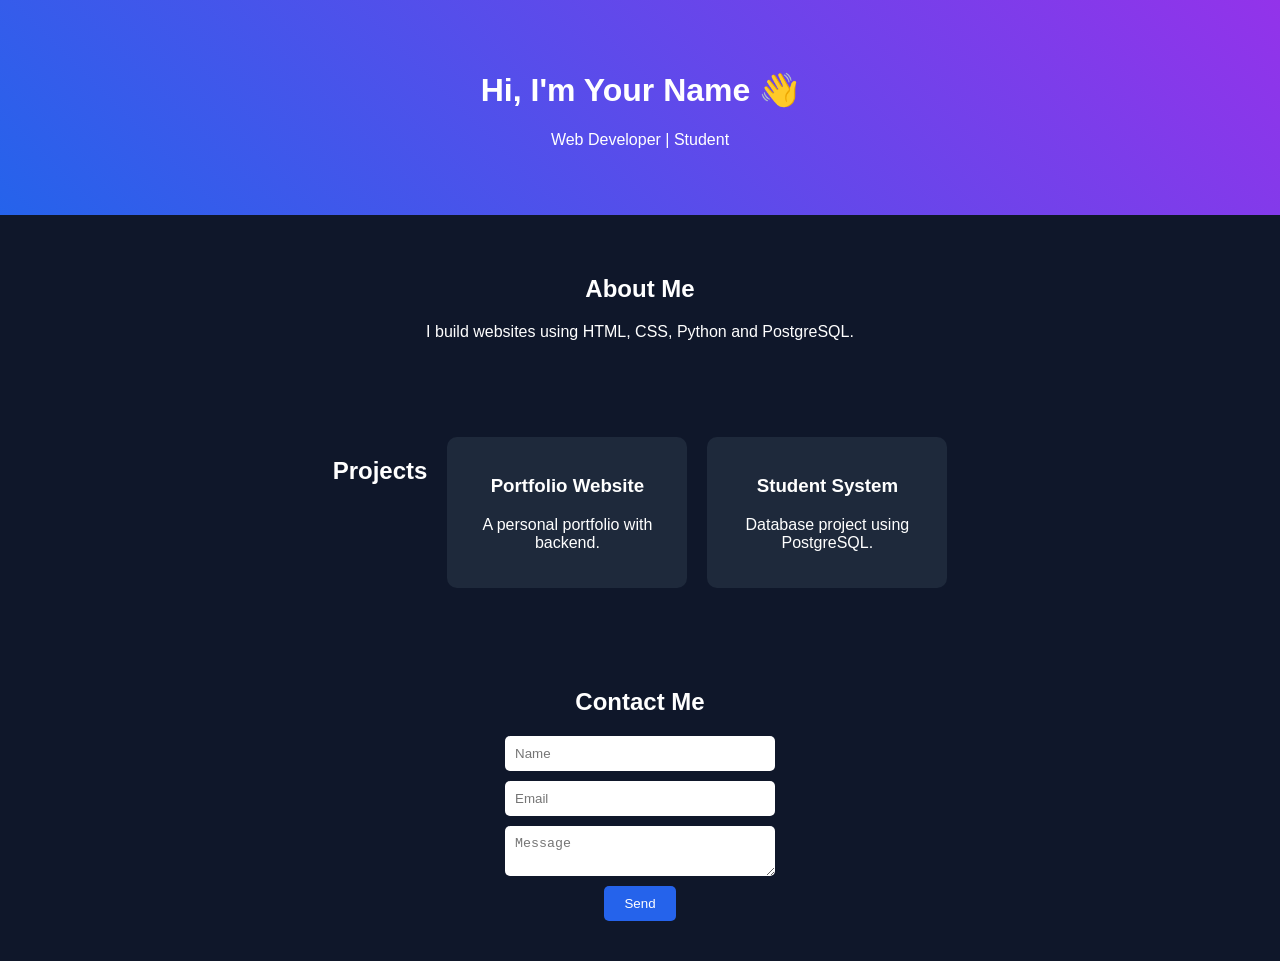
<file: index.html>
<!DOCTYPE html>
<html>
<head>
    <title>My Portfolio</title>
    <link rel="stylesheet" href="style.css">
</head>
<body>

<header>
    <h1>Hi, I'm Your Name 👋</h1>
    <p>Web Developer | Student</p>
</header>

<section class="about">
    <h2>About Me</h2>
    <p>I build websites using HTML, CSS, Python and PostgreSQL.</p>
</section>

<section class="projects">
    <h2>Projects</h2>
    <div class="card">
        <h3>Portfolio Website</h3>
        <p>A personal portfolio with backend.</p>
    </div>
    <div class="card">
        <h3>Student System</h3>
        <p>Database project using PostgreSQL.</p>
    </div>
</section>

<section class="contact">
    <h2>Contact Me</h2>
    <form action="https://joshikad.github.io/portfolio-website/?success=true" method="POST">
        <input type="text" name="name" placeholder="Name" required>
        <input type="email" name="email" placeholder="Email" required>
        <textarea name="message" placeholder="Message"></textarea>
        <button type="submit">Send</button>
    </form>
</section>

</body>
</html>
</file>
<file: style.css>
body {
    margin: 0;
    font-family: Arial, sans-serif;
    background: #0f172a;
    color: white;
}

/* Header */
header {
    text-align: center;
    padding: 50px;
    background: linear-gradient(45deg, #2563eb, #9333ea);
}

/* Sections */
section {
    padding: 40px;
    text-align: center;
}

/* Cards */
.projects {
    display: flex;
    justify-content: center;
    gap: 20px;
}

.card {
    background: #1e293b;
    padding: 20px;
    border-radius: 10px;
    width: 200px;
}

/* Form */
input, textarea {
    display: block;
    margin: 10px auto;
    padding: 10px;
    width: 250px;
    border-radius: 5px;
    border: none;
}

button {
    padding: 10px 20px;
    background: #2563eb;
    color: white;
    border: none;
    border-radius: 5px;
    cursor: pointer;
}
</file>
<file: static/style.css>
body {
    margin: 0;
    font-family: Arial, sans-serif;
    background: #0f172a;
    color: white;
}

/* Header */
header {
    text-align: center;
    padding: 50px;
    background: linear-gradient(45deg, #2563eb, #9333ea);
}

/* Sections */
section {
    padding: 40px;
    text-align: center;
}

/* Cards */
.projects {
    display: flex;
    justify-content: center;
    gap: 20px;
}

.card {
    background: #1e293b;
    padding: 20px;
    border-radius: 10px;
    width: 200px;
}

/* Form */
input, textarea {
    display: block;
    margin: 10px auto;
    padding: 10px;
    width: 250px;
    border-radius: 5px;
    border: none;
}

button {
    padding: 10px 20px;
    background: #2563eb;
    color: white;
    border: none;
    border-radius: 5px;
    cursor: pointer;
}
</file>
